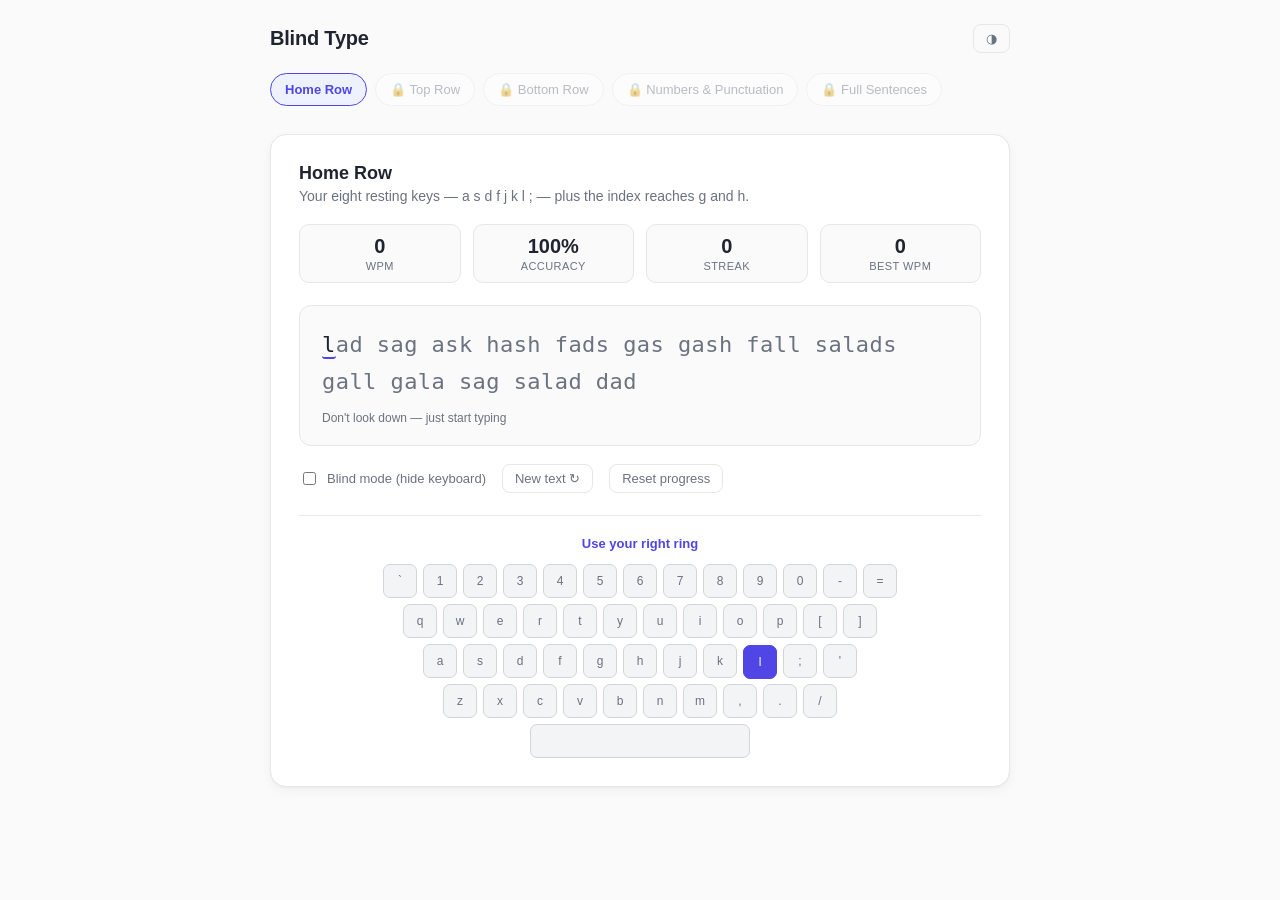
<file: apps/typing-trainer/index.html>
<!doctype html>
<html lang="en">
<head>
<meta charset="UTF-8" />
<meta name="viewport" content="width=device-width, initial-scale=1.0" />
<title>Blind Type — learn to type without looking down</title>
<link rel="stylesheet" href="style.css" />
</head>
<body>
  <div class="app">
    <header class="topbar">
      <h1>Blind Type</h1>
      <div class="topbar-actions">
        <button id="themeToggle" class="ghost-btn" title="Toggle theme">◑</button>
      </div>
    </header>

    <nav class="stages" id="stageNav" aria-label="Lessons"></nav>

    <main class="stage-panel">
      <div class="stage-info">
        <h2 id="stageTitle">Home Row</h2>
        <p id="stageBlurb">The eight keys your fingers rest on.</p>
      </div>

      <div class="stats-bar">
        <div class="stat"><span class="stat-value" id="statWpm">0</span><span class="stat-label">WPM</span></div>
        <div class="stat"><span class="stat-value" id="statAccuracy">100%</span><span class="stat-label">Accuracy</span></div>
        <div class="stat"><span class="stat-value" id="statStreak">0</span><span class="stat-label">Streak</span></div>
        <div class="stat"><span class="stat-value" id="statBest">0</span><span class="stat-label">Best WPM</span></div>
      </div>

      <div class="prompt-wrap" id="promptWrap" tabindex="0">
        <div class="prompt" id="prompt" aria-live="off"></div>
        <input id="typingInput" class="sr-input" type="text" autocomplete="off" autocorrect="off" autocapitalize="off" spellcheck="false" aria-label="Typing input" />
        <div class="prompt-hint" id="promptHint">Don't look down — just start typing</div>
      </div>

      <div class="controls">
        <label class="toggle">
          <input type="checkbox" id="blindToggle" />
          <span>Blind mode (hide keyboard)</span>
        </label>
        <button id="restartBtn" class="ghost-btn">New text ↻</button>
        <button id="resetBtn" class="ghost-btn danger">Reset progress</button>
      </div>

      <div class="keyboard-wrap" id="keyboardWrap">
        <div class="finger-hint" id="fingerHint">&nbsp;</div>
        <div class="keyboard" id="keyboard"></div>
      </div>
    </main>
  </div>

  <div class="toast" id="toast"></div>

  <script src="app.js"></script>
</body>
</html>
</file>
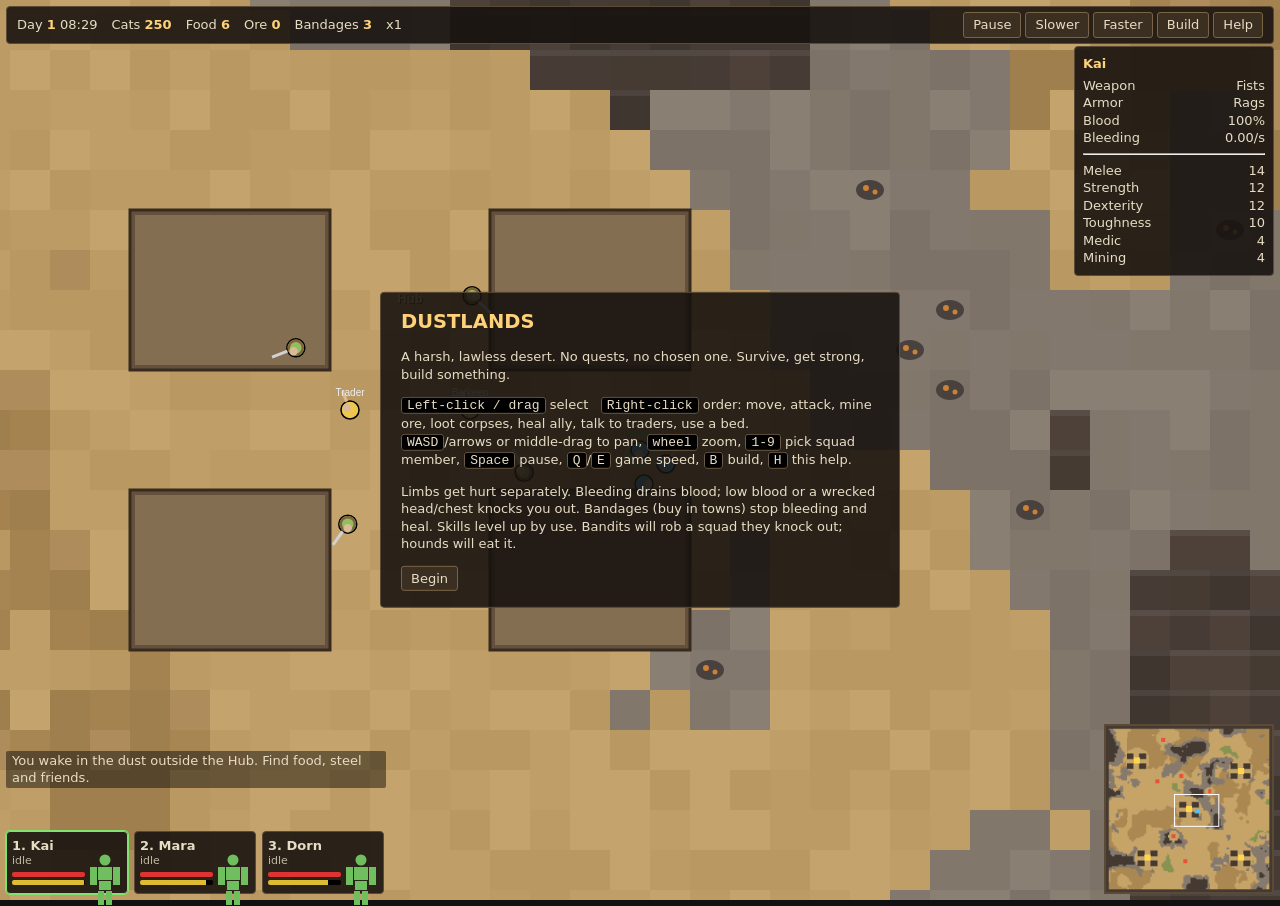
<file: examples/kenshi-like/index.html>
<!doctype html>
<html lang="en">
<head>
<meta charset="utf-8">
<meta name="viewport" content="width=device-width,initial-scale=1">
<title>Dustlands - a Kenshi-like sandbox</title>
<style>
*{box-sizing:border-box}
html,body{margin:0;height:100%;overflow:hidden;background:#111;color:#e8dcc4;font:13px/1.35 system-ui,sans-serif;user-select:none}
canvas#c{position:absolute;inset:0;width:100%;height:100%;display:block;cursor:crosshair}
.panel{background:rgba(22,18,14,.88);border:1px solid #5a4a36;border-radius:4px}
#top{position:absolute;top:6px;left:6px;right:6px;display:flex;gap:14px;padding:5px 10px;align-items:center;pointer-events:none}
#top b{color:#ffd27a}
#top .btns{margin-left:auto;pointer-events:auto;display:flex;gap:4px}
button{background:#3b2f22;color:#e8dcc4;border:1px solid #7a6446;border-radius:3px;padding:3px 9px;cursor:pointer;font:inherit}
button:hover{background:#56442f}button:disabled{opacity:.4;cursor:default}
#squad{position:absolute;left:6px;bottom:6px;display:flex;gap:6px}
.card{width:122px;padding:5px;cursor:pointer;position:relative}
.card.sel{border-color:#7fe36f;box-shadow:0 0 0 1px #7fe36f}
.card .nm{font-weight:600;white-space:nowrap;overflow:hidden;text-overflow:ellipsis}
.card .st{font-size:11px;opacity:.8}
.bar{width:66%;height:5px;background:#000;margin:3px 0;border-radius:2px;overflow:hidden}
.bar i{display:block;height:100%}
.card svg{position:absolute;right:4px;top:22px}
#info{position:absolute;top:46px;right:6px;width:200px;padding:8px;display:none}
#info h4{margin:0 0 4px;color:#ffd27a}
#info div{display:flex;justify-content:space-between}
#log{position:absolute;left:6px;bottom:112px;width:380px;pointer-events:none}
#log div{padding:1px 6px;margin-top:1px;background:rgba(0,0,0,.45);border-radius:2px;transition:opacity 1s}
#mini{position:absolute;right:6px;bottom:6px;width:170px;height:170px;border:2px solid #5a4a36;background:#000;image-rendering:pixelated}
#build{position:absolute;left:50%;transform:translateX(-50%);bottom:6px;padding:6px;display:none;gap:6px}
#modal{position:absolute;inset:0;display:none;align-items:center;justify-content:center;background:rgba(0,0,0,.45)}
#modal .box{min-width:340px;max-width:460px;padding:14px}
#modal h3{margin:0 0 8px;color:#ffd27a}
#modal .row{display:flex;justify-content:space-between;align-items:center;gap:10px;margin:4px 0}
#help{position:absolute;left:50%;top:50%;transform:translate(-50%,-50%);padding:16px 20px;max-width:520px}
#help h2{margin:0 0 6px;color:#ffd27a}#help kbd{background:#000;border:1px solid #6a5a46;border-radius:3px;padding:0 5px}
#over{position:absolute;inset:0;display:none;align-items:center;justify-content:center;background:rgba(40,0,0,.7);font-size:22px;text-align:center}
</style>
</head>
<body>
<canvas id="c"></canvas>
<div id="top" class="panel"></div>
<div id="info" class="panel"></div>
<div id="log"></div>
<div id="squad"></div>
<canvas id="mini" width="170" height="170"></canvas>
<div id="build" class="panel"></div>
<div id="modal"><div class="box panel"></div></div>
<div id="over"><div>Your squad has perished in the Dustlands.<br><br><button onclick="location.reload()">Start a new life</button></div></div>
<div id="help" class="panel">
<h2>DUSTLANDS</h2>
<p>A harsh, lawless desert. No quests, no chosen one. Survive, get strong, build something.</p>
<p><kbd>Left-click / drag</kbd> select &nbsp; <kbd>Right-click</kbd> order: move, attack, mine ore, loot corpses, heal ally, talk to traders, use a bed.<br>
<kbd>WASD</kbd>/arrows or middle-drag to pan, <kbd>wheel</kbd> zoom, <kbd>1-9</kbd> pick squad member, <kbd>Space</kbd> pause, <kbd>Q</kbd>/<kbd>E</kbd> game speed, <kbd>B</kbd> build, <kbd>H</kbd> this help.</p>
<p>Limbs get hurt separately. Bleeding drains blood; low blood or a wrecked head/chest knocks you out. Bandages (buy in towns) stop bleeding and heal. Skills level up by use. Bandits will rob a squad they knock out; hounds will eat it.</p>
<button onclick="document.getElementById('help').style.display='none'">Begin</button>
</div>
<script>
'use strict';
// ───────────────────────── constants & helpers ─────────────────────────
const T = 40, MW = 120, MH = 120, WW = MW * T, WH = MH * T, DAY = 360;
const SEED = +(new URLSearchParams(location.search).get('seed')) || Math.floor(Math.random() * 1e6);
const R = Math.random, clamp = (v, a, b) => v < a ? a : v > b ? b : v, dist = (a, b) => Math.hypot(a.x - b.x, a.y - b.y);
const ri = (a, b) => a + Math.floor(R() * (b - a + 1)), pick = a => a[Math.floor(R() * a.length)];
let ws = SEED; const rnd = () => { ws |= 0; ws = ws + 0x6D2B79F5 | 0; let t = Math.imul(ws ^ ws >>> 15, 1 | ws); t = t + Math.imul(t ^ t >>> 7, 61 | t) ^ t; return ((t ^ t >>> 14) >>> 0) / 4294967296; };
const hash = (x, y) => { const h = Math.sin(x * 127.1 + y * 311.7 + SEED * .013) * 43758.5453; return h - Math.floor(h); };
const vn = (x, y) => { const ix = Math.floor(x), iy = Math.floor(y), fx = x - ix, fy = y - iy, sx = fx * fx * (3 - 2 * fx), sy = fy * fy * (3 - 2 * fy);
  const a = hash(ix, iy), b = hash(ix + 1, iy), c = hash(ix, iy + 1), d = hash(ix + 1, iy + 1); return (a + (b - a) * sx) * (1 - sy) + (c + (d - c) * sx) * sy; };
const fbm = (x, y) => { let v = 0, a = .5, f = 1; for (let i = 0; i < 4; i++) { v += a * vn(x * f, y * f); f *= 2; a *= .5; } return v; };

const PARTS = ['head', 'chest', 'stomach', 'lArm', 'rArm', 'lLeg', 'rLeg'];
const PMAX = { head: 60, chest: 100, stomach: 80, lArm: 70, rArm: 70, lLeg: 70, rLeg: 70 };
const PW = { head: 10, chest: 26, stomach: 16, lArm: 12, rArm: 12, lLeg: 12, rLeg: 12 };
const WEAP = {
  fists:  { n: 'Fists', dmg: [4, 8], rng: 20, cd: .9, cost: 0 },
  fangs:  { n: 'Fangs', dmg: [7, 13], rng: 20, cd: .8, cost: 0 },
  club:   { n: 'Club', dmg: [8, 14], rng: 26, cd: 1.1, cost: 45 },
  rust:   { n: 'Rusty Blade', dmg: [11, 19], rng: 30, cd: 1.1, cost: 120 },
  katana: { n: 'Katana', dmg: [19, 30], rng: 36, cd: 1.0, cost: 520 }
};
const ARM = { none: { n: 'Rags', v: 0, cost: 0 }, wrap: { n: 'Cloth Wraps', v: .12, cost: 60 }, leather: { n: 'Leather Coat', v: .27, cost: 220 }, plate: { n: 'Plate Armor', v: .45, cost: 800 } };
const FAC = { player: '#4fc3f7', guard: '#9ccc65', bandit: '#e5533d', beast: '#a1887f', npc: '#ffd54f' };
const NAMES = ['Kai', 'Mara', 'Dorn', 'Vex', 'Sable', 'Rook', 'Tamsin', 'Hale', 'Ione', 'Brask', 'Quill', 'Orrin', 'Nessa', 'Jory', 'Wren', 'Cade', 'Lysa', 'Thane', 'Pike', 'Edda'];
const SKN = { melee: 'Melee', str: 'Strength', dex: 'Dexterity', tough: 'Toughness', medic: 'Medic', mine: 'Mining' };

// ───────────────────────── world ─────────────────────────
const type = new Uint8Array(MW * MH), vari = new Uint8Array(MW * MH);
// 0 sand 1 dust 2 rock 3 scrub 4 cliff(solid) 5 building(solid) 6 wall(solid)
const PAL = [['#cdaa6c', '#c6a367', '#d2b072', '#c9a669'], ['#b48f58', '#ab8852', '#bb965f', '#b18c55'], ['#8c8174', '#857a6d', '#938878', '#8a7f71'], ['#8f9a58', '#889352', '#98a35f', '#8d985b'], ['#4b4037', '#443a31', '#52463c', '#4a3f35']];
const solidT = (tx, ty) => tx < 0 || ty < 0 || tx >= MW || ty >= MH || type[ty * MW + tx] >= 4;
const blocked = (x, y, r) => solidT(Math.floor((x - r) / T), Math.floor((y - r) / T)) || solidT(Math.floor((x + r) / T), Math.floor((y - r) / T)) || solidT(Math.floor((x - r) / T), Math.floor((y + r) / T)) || solidT(Math.floor((x + r) / T), Math.floor((y + r) / T));
const G = { t: DAY * .35, speed: 1, paused: false, cats: 250, inv: { food: 6, ore: 0, bandage: 3 }, units: [], sel: [], towns: [], camps: [], ore: [], beds: [], fx: [], build: null, over: false };

function genWorld() {
  for (let y = 0; y < MH; y++) for (let x = 0; x < MW; x++) {
    const h = fbm(x / 16, y / 16), m = fbm(x / 22 + 90, y / 22 + 40); let t = 0;
    if (x < 2 || y < 2 || x >= MW - 2 || y >= MH - 2 || h > .66) t = 4; else if (h > .57) t = 2; else if (m > .6 && h < .5) t = 3; else if (m < .38) t = 1;
    type[y * MW + x] = t; vari[y * MW + x] = Math.floor(rnd() * 4);
  }
}
function carve(px, py, rad) { // flatten an area so camps/towns are reachable
  for (let y = 0; y < MH; y++) for (let x = 0; x < MW; x++) if (Math.hypot(x * T + T / 2 - px, y * T + T / 2 - py) < rad && x > 1 && y > 1 && x < MW - 2 && y < MH - 2) type[y * MW + x] = 0;
}
function mkBuilding(tx, ty, w, h) { for (let y = ty; y < ty + h; y++) for (let x = tx; x < tx + w; x++) type[y * MW + x] = 5; return { x: tx * T, y: ty * T, w: w * T, h: h * T }; }

// ───────────────────────── units ─────────────────────────
let uid = 0;
function mkUnit(o) {
  const u = Object.assign({ id: ++uid, x: 0, y: 0, r: 9, name: pick(NAMES), fac: 'npc', state: 'ok', blood: 100, hunger: R() * 60, koT: 0, cd: 0, face: R() * 6.28, swing: 0, weapon: 'fists', armor: 'none',
    order: null, path: null, pk: '', rp: 0, work: 0, think: R(), idle: R() * 3, home: null, leash: 700, sight: 280, inv: { cats: 0, food: 0, bandage: 0 }, loot: null, robbedT: 0, resting: false, xp: {} }, o);
  u.hp = {}; u.bl = {}; PARTS.forEach(p => { u.hp[p] = PMAX[p]; u.bl[p] = 0; });
  u.sk = Object.assign({ melee: 8, str: 8, dex: 8, tough: 8, medic: 5, mine: 5 }, o.sk || {});
  u.home = u.home || { x: u.x, y: u.y }; G.units.push(u); return u;
}
const alive = u => u.state !== 'dead';
const bleedOf = u => PARTS.reduce((s, p) => s + u.bl[p], 0);
const hostile = (a, b) => { const f = a.fac, g = b.fac; if (f === g || f === 'npc' || g === 'npc') return false; if (f === 'beast' || g === 'beast') return true; return f === 'bandit' || g === 'bandit'; };
function say(txt, col) { const d = document.createElement('div'); d.textContent = txt; if (col) d.style.color = col; const l = document.getElementById('log'); l.appendChild(d); while (l.children.length > 7) l.firstChild.remove(); setTimeout(() => d.style.opacity = 0, 6000); setTimeout(() => d.remove(), 7200); }
const fx = (x, y, txt, col) => G.fx.push({ x, y, txt, col: col || '#fff', t: 1.1 });
function gain(u, k, a) { if (u.fac !== 'player') return; u.xp[k] = (u.xp[k] || 0) + a; if (u.xp[k] >= u.sk[k] * 1.6 + 8 && u.sk[k] < 100) { u.xp[k] = 0; u.sk[k]++; fx(u.x, u.y - 22, SKN[k] + ' ' + u.sk[k], '#ffd27a'); } }
const squad = () => G.units.filter(u => u.fac === 'player' && alive(u));
const speedOf = u => { let v = 60 + u.sk.dex * .55 + (u.sk.str > 30 ? 4 : 0); const l = (u.hp.lLeg <= 0) + (u.hp.rLeg <= 0); if (l === 1) v *= .45; else if (l === 2) v *= .15; if (u.hunger > 250) v *= .8; return v; };
const canFight = u => !(u.hp.lArm <= 0 && u.hp.rArm <= 0);
function spawnPlayer(x, y, o) { const u = mkUnit(Object.assign({ x, y, fac: 'player', sk: { melee: ri(6, 14), str: ri(6, 14), dex: ri(6, 14), tough: ri(5, 12), medic: ri(3, 9), mine: ri(3, 9) } }, o)); return u; }

// ───────────────────────── pathfinding ─────────────────────────
function clear(x1, y1, x2, y2) { const d = Math.hypot(x2 - x1, y2 - y1), n = Math.ceil(d / 12); for (let i = 1; i <= n; i++) { const k = i / n; if (blocked(x1 + (x2 - x1) * k, y1 + (y2 - y1) * k, 7)) return false; } return true; }
function findPath(sx, sy, ex, ey) {
  let s = [clamp(Math.floor(sx / T), 0, MW - 1), clamp(Math.floor(sy / T), 0, MH - 1)], e = [clamp(Math.floor(ex / T), 0, MW - 1), clamp(Math.floor(ey / T), 0, MH - 1)];
  if (solidT(e[0], e[1])) { let best = null, bd = 1e9; for (let r = 1; r < 6 && !best; r++) for (let dy = -r; dy <= r; dy++) for (let dx = -r; dx <= r; dx++) if (!solidT(e[0] + dx, e[1] + dy)) { const d = dx * dx + dy * dy; if (d < bd) { bd = d; best = [e[0] + dx, e[1] + dy]; } } if (!best) return null; e = best; }
  const N = MW * MH, g = new Float32Array(N).fill(1e9), par = new Int32Array(N).fill(-1), closed = new Uint8Array(N), heap = [];
  const hf = (x, y) => { const dx = Math.abs(x - e[0]), dy = Math.abs(y - e[1]); return (dx + dy) + (1.414 - 2) * Math.min(dx, dy); };
  const push = (f, i) => { heap.push([f, i]); let k = heap.length - 1; while (k > 0) { const p = (k - 1) >> 1; if (heap[p][0] <= heap[k][0]) break; [heap[p], heap[k]] = [heap[k], heap[p]]; k = p; } };
  const pop = () => { const top = heap[0], last = heap.pop(); if (heap.length) { heap[0] = last; let k = 0; for (;;) { let l = 2 * k + 1, r = l + 1, m = k; if (l < heap.length && heap[l][0] < heap[m][0]) m = l; if (r < heap.length && heap[r][0] < heap[m][0]) m = r; if (m === k) break; [heap[m], heap[k]] = [heap[k], heap[m]]; k = m; } } return top; };
  const si = s[1] * MW + s[0], ei = e[1] * MW + e[0]; g[si] = 0; push(hf(s[0], s[1]), si); let it = 0, found = false;
  while (heap.length && it++ < 5000) {
    const [, i] = pop(); if (closed[i]) continue; closed[i] = 1; if (i === ei) { found = true; break; }
    const x = i % MW, y = (i / MW) | 0;
    for (let dy = -1; dy <= 1; dy++) for (let dx = -1; dx <= 1; dx++) {
      if (!dx && !dy) continue; const nx = x + dx, ny = y + dy; if (solidT(nx, ny)) continue; if (dx && dy && (solidT(x + dx, y) || solidT(x, y + dy))) continue;
      const ni = ny * MW + nx, ng = g[i] + (dx && dy ? 1.414 : 1); if (ng < g[ni]) { g[ni] = ng; par[ni] = i; push(ng + hf(nx, ny), ni); }
    }
  }
  if (!found) return null;
  let pts = [], i = ei; while (i !== si && i !== -1) { pts.push({ x: (i % MW) * T + T / 2, y: ((i / MW) | 0) * T + T / 2 }); i = par[i]; } pts.reverse();
  pts.push({ x: ex, y: ey }); if (solidT(Math.floor(ex / T), Math.floor(ey / T))) pts.pop();
  const out = []; let cur = { x: sx, y: sy }, k = 0; // string pulling
  while (k < pts.length) { let j = k; while (j + 1 < pts.length && clear(cur.x, cur.y, pts[j + 1].x, pts[j + 1].y)) j++; out.push(pts[j]); cur = pts[j]; k = j + 1; }
  return out;
}
function goto(u, x, y, dt, arr) {
  const d = Math.hypot(x - u.x, y - u.y); if (d <= arr) return true;
  let tx = x, ty = y; u.rp -= dt;
  if (clear(u.x, u.y, x, y)) u.path = null;
  else { const key = (x >> 5) + ',' + (y >> 5); if (!u.path || u.pk !== key || u.rp <= 0) { u.path = findPath(u.x, u.y, x, y); u.pk = key; u.rp = 1 + R() * .5; }
    if (u.path) { while (u.path.length > 1 && Math.hypot(u.path[0].x - u.x, u.path[0].y - u.y) < 10) u.path.shift(); if (u.path.length) { tx = u.path[0].x; ty = u.path[0].y; } } }
  const dd = Math.hypot(tx - u.x, ty - u.y) || 1, step = Math.min(speedOf(u) * dt, dd), dx = (tx - u.x) / dd * step, dy = (ty - u.y) / dd * step;
  u.face = Math.atan2(ty - u.y, tx - u.x);
  if (!blocked(u.x + dx, u.y, 6)) u.x += dx; if (!blocked(u.x, u.y + dy, 6)) u.y += dy;
  return false;
}

// ───────────────────────── combat ─────────────────────────
function hit(a, b) {
  const w = WEAP[a.weapon]; a.cd = w.cd * (1.35 - a.sk.dex / 200); a.swing = .22; a.face = Math.atan2(b.y - a.y, b.x - a.x);
  let acc = clamp(.62 + (a.sk.melee - b.sk.dex * .6) / 150, .2, .95); if (b.state !== 'ok') acc = 1;
  if (R() > acc) { fx(b.x, b.y - 14, 'miss', '#bbb'); gain(b, 'dex', .6); return; }
  let d = (w.dmg[0] + R() * (w.dmg[1] - w.dmg[0])) * (.6 + a.sk.str / 60) * (.7 + a.sk.melee / 150);
  d *= (1 - ARM[b.armor].v) * (1 - Math.min(.4, b.sk.tough / 250));
  let roll = R() * 100, p = 'chest'; for (const k of PARTS) { roll -= PW[k]; if (roll <= 0) { p = k; break; } }
  b.hp[p] = Math.max(b.hp[p] - d, p === 'head' || p === 'chest' ? -PMAX[p] * 1.2 : -PMAX[p]); b.bl[p] += d * .05;
  fx(b.x, b.y - 14, Math.round(d), '#ff8a65'); gain(a, 'melee', 1.3); gain(a, 'str', .4); gain(b, 'tough', .9);
  if (b.state === 'ok' && (!b.order || b.order.t !== 'attack') && b.fac !== 'player') b.order = { t: 'attack', tg: a };
  if (b.fac === 'player' && b.state === 'ok' && !b.order) b.order = { t: 'attack', tg: a, auto: true };
}
function die(u) {
  if (u.state === 'dead') return; u.state = 'dead'; u.order = null; u.resting = false; G.sel = G.sel.filter(s => s !== u);
  if (u.fac === 'beast') u.inv.food += 2; if (u.fac === 'bandit') { u.inv.cats += ri(15, 70); if (R() < .35) u.inv.food += 1; if (R() < .25) u.inv.bandage += 1; }
  if (u.fac === 'player') say(u.name + ' has died.', '#ff6b6b'); else if (u.fac !== 'npc') say(u.name + ' (' + u.fac + ') killed.', '#bbb');
}
function updUnit(u, dt) {
  if (u.state === 'dead') return;
  u.cd -= dt; u.swing -= dt; const bl = bleedOf(u);
  for (const p of PARTS) u.bl[p] = Math.max(0, u.bl[p] - .015 * dt * (1 + u.sk.tough / 120));
  u.blood -= bl * dt;
  if (u.fac === 'player') { u.hunger += dt * .45; if (u.hunger >= 300) u.hp.chest -= 1.2 * dt; }
  if (u.blood <= 0 || u.hp.head <= -PMAX.head || u.hp.chest <= -PMAX.chest) return die(u);
  const fed = u.fac !== 'player' || u.hunger < 200, rest = u.resting ? 6 : 1;
  if (fed) { for (const p of PARTS) if (u.hp[p] < PMAX[p]) u.hp[p] = Math.min(PMAX[p], u.hp[p] + .22 * dt * rest * (1 + u.sk.tough / 150)); if (bl < .05) u.blood = Math.min(100, u.blood + .25 * dt * rest); }
  if (u.state === 'ok' && (u.blood < 32 || u.hp.head <= 0 || u.hp.chest <= 0)) { u.state = 'ko'; u.koT = 8; u.order = null; u.resting = false; if (u.fac === 'player') say(u.name + ' is unconscious!', '#ff9f43'); return; }
  if (u.state === 'ko') { u.koT -= dt; if (u.koT <= 0 && u.blood >= 45 && u.hp.head > 0 && u.hp.chest > 0) { u.state = 'ok'; if (u.fac === 'player') say(u.name + ' wakes up.', '#9ccc65'); } return; }
  if (u.fac === 'player') { // eat
    if (u.hunger >= 100 && G.inv.food > 0) { G.inv.food--; u.hunger = Math.max(0, u.hunger - 110); fx(u.x, u.y - 14, 'nom', '#a5d6a7'); }
  }
  u.think -= dt; if (u.fac !== 'player' && u.think <= 0) { u.think = .35 + R() * .2; aiThink(u); }
  if (u.fac === 'player' && !u.order) { if (u.think <= 0) { u.think = .4; autoPlayer(u); } }
  runOrder(u, dt);
}
function needsCare(t) { return bleedOf(t) > .03 || PARTS.some(p => t.hp[p] < PMAX[p] * .55) || (t.state === 'ko' && t.blood < 60); }
function autoPlayer(u) {
  let best = null, bd = 220; for (const e of G.units) if (e.state === 'ok' && hostile(u, e) && canFight(u)) { const d = dist(u, e); if (d < bd) { bd = d; best = e; } }
  if (best) { u.order = { t: 'attack', tg: best, auto: true }; return; }
  if (G.inv.bandage > 0) for (const m of squad()) if (m !== u && dist(u, m) < 260 && needsCare(m)) { u.order = { t: 'heal', tg: m, auto: true }; return; }
}
function aiThink(u) {
  const o = u.order;
  if (o && (o.t === 'attack' || o.t === 'rob')) { const t = o.tg; if (!alive(t) || (o.t === 'attack' && t.state !== 'ok' && !(u.fac === 'beast')) || dist(u, t) > u.sight * 2 || dist(u, u.home) > u.leash * 1.5) u.order = null; else return; }
  let best = null, bd = u.sight;
  for (const e of G.units) { if (e === u || !alive(e) || !hostile(u, e)) continue; const d = dist(u, e); if (d >= bd) continue;
    if (e.state === 'ok' || (e.state === 'ko' && (u.fac === 'beast' || (u.fac === 'bandit' && e.fac === 'player' && e.robbedT < G.t)))) { best = e; bd = d; } }
  if (best && dist(u, u.home) < u.leash && canFight(u)) { u.order = { t: best.state === 'ko' && u.fac === 'bandit' ? 'rob' : 'attack', tg: best }; return; }
  if (!u.order) { if (dist(u, u.home) > u.leash * .7) u.order = { t: 'move', x: u.home.x + R() * 80 - 40, y: u.home.y + R() * 80 - 40 };
    else if ((u.idle -= .4) <= 0) { u.idle = 3 + R() * 6; if (!u.guardPost) { const a = R() * 6.28, r = R() * (u.roam || 110); u.order = { t: 'move', x: u.home.x + Math.cos(a) * r, y: u.home.y + Math.sin(a) * r }; } } }
}
function runOrder(u, dt) {
  const o = u.order; if (u.resting && (!o || o.t !== 'rest')) u.resting = false; if (!o) return;
  if (o.t === 'move') { if (goto(u, o.x, o.y, dt, 6)) u.order = null; }
  else if (o.t === 'attack') {
    const t = o.tg; if (!alive(t) || (o.auto && t.state !== 'ok') || !canFight(u)) { u.order = null; return; }
    const w = WEAP[u.weapon], d = dist(u, t);
    if (d <= w.rng + t.r) { u.face = Math.atan2(t.y - u.y, t.x - u.x); if (u.cd <= 0) hit(u, t); } else goto(u, t.x, t.y, dt, w.rng * .7);
  }
  else if (o.t === 'rob') { const t = o.tg; if (!alive(t)) { u.order = null; return; } if (goto(u, t.x, t.y, dt, 18)) {
      const amt = Math.floor(G.cats * .4) + 5; G.cats = Math.max(0, G.cats - amt); const f = Math.floor(G.inv.food / 2); G.inv.food -= f; t.robbedT = G.t + 120;
      say(u.name + ' robbed your squad of ' + amt + ' cats' + (f ? ' and ' + f + ' food' : '') + '!', '#ff6b6b'); u.order = null; u.home = { x: u.x, y: u.y }; } }
  else if (o.t === 'mine') { const n = o.node; if (n.ore <= 0) { u.order = null; return; }
    if (goto(u, n.x, n.y, dt, 24)) { u.work += dt * (.3 + u.sk.mine / 70); if (u.work >= 1) { u.work = 0; n.ore--; G.inv.ore++; fx(u.x, u.y - 14, '+ore', '#ffb74d'); gain(u, 'mine', 1.5); gain(u, 'str', .3); } } }
  else if (o.t === 'loot') { const t = o.tg; if (goto(u, t.x, t.y, dt, 22)) { const l = t.inv; let s = []; if (l.cats) { G.cats += l.cats; s.push(l.cats + ' cats'); } if (l.food) { G.inv.food += l.food; s.push(l.food + ' food'); } if (l.bandage) { G.inv.bandage += l.bandage; s.push(l.bandage + ' bandage'); }
      if (t.weapon !== 'fists' && WEAP[t.weapon].cost > WEAP[u.weapon].cost) { u.weapon = t.weapon; s.push(WEAP[t.weapon].n); t.weapon = 'fists'; }
      t.inv = { cats: 0, food: 0, bandage: 0 }; say(u.name + ' looted ' + (s.join(', ') || 'nothing') + '.'); u.order = null; } }
  else if (o.t === 'heal') { const t = o.tg; if (!alive(t)) { u.order = null; return; }
    if (goto(u, t.x, t.y, dt, 20)) { if (!needsCare(t) && bleedOf(t) < .01 && PARTS.every(p => t.hp[p] >= PMAX[p] - 1)) { u.order = null; return; }
      if (G.inv.bandage <= 0) { say('Out of bandages!', '#ff9f43'); u.order = null; return; }
      u.work += dt; if (u.work >= 1.5) { u.work = 0; if (bleedOf(t) > .01 || PARTS.some(p => t.hp[p] < PMAX[p] * .9)) { G.inv.bandage--; PARTS.forEach(p => t.bl[p] = 0); } }
      const h = (4 + u.sk.medic * .25) * dt; PARTS.forEach(p => { if (t.hp[p] < PMAX[p]) t.hp[p] = Math.min(PMAX[p], t.hp[p] + h); }); t.blood = Math.min(100, t.blood + 1.5 * dt); gain(u, 'medic', dt * .9); } }
  else if (o.t === 'rest') { if (goto(u, o.bed.x, o.bed.y, dt, 8)) { u.resting = true; if (PARTS.every(p => u.hp[p] >= PMAX[p] - 1) && u.blood >= 99) { u.resting = false; u.order = null; } } }
  else if (o.t === 'talk') { const t = o.tg; if (goto(u, t.x, t.y, dt, 42)) { u.order = null; openNpc(t, u); } }
}
function separate() {
  const a = G.units; for (let i = 0; i < a.length; i++) { const u = a[i]; if (u.state !== 'ok') continue;
    for (let j = i + 1; j < a.length; j++) { const v = a[j]; if (v.state !== 'ok') continue; const dx = v.x - u.x, dy = v.y - u.y, d = Math.hypot(dx, dy), m = u.r + v.r - 3;
      if (d < m && d > .01) { const p = (m - d) * .3, nx = dx / d * p, ny = dy / d * p; if (!blocked(u.x - nx, u.y - ny, 6)) { u.x -= nx; u.y -= ny; } if (!blocked(v.x + nx, v.y + ny, 6)) { v.x += nx; v.y += ny; } } } }
}

// ───────────────────────── populate ─────────────────────────
function mkRecruit() { const sk = { melee: ri(5, 28), str: ri(5, 25), dex: ri(5, 25), tough: ri(5, 25), medic: ri(2, 22), mine: ri(2, 22) }; return { name: pick(NAMES), sk, cost: 90 + Object.values(sk).reduce((a, b) => a + b, 0) * 3 }; }
function populate() {
  const spots = [[2400, 2400, 'Hub'], [900, 1000, 'Dustwatch'], [3900, 1300, 'Stonegate'], [1200, 3800, 'Saltmarket'], [3900, 3800, 'Ashfall']];
  spots.forEach(([x, y, name]) => { carve(x, y, 360); const tx = Math.floor(x / T), ty = Math.floor(y / T); const bs = [mkBuilding(tx - 7, ty - 5, 5, 4), mkBuilding(tx + 2, ty - 5, 5, 4), mkBuilding(tx - 7, ty + 2, 5, 4), mkBuilding(tx + 2, ty + 2, 5, 4)];
    const town = { name, x, y, bs, recruits: [mkRecruit(), mkRecruit(), mkRecruit()] }; G.towns.push(town);
    const tr = mkUnit({ x: x - 60, y: y, fac: 'npc', name: 'Trader', role: 'trader', town, guardPost: 1, roam: 0 }); const ba = mkUnit({ x: x + 60, y: y, fac: 'npc', name: 'Barkeep', role: 'recruit', town, guardPost: 1, roam: 0 });
    for (let i = 0; i < 4; i++) { const a = i * 1.57 + .5; mkUnit({ x: x + Math.cos(a) * 130, y: y + Math.sin(a) * 130, fac: 'guard', name: 'Guard', weapon: 'rust', armor: 'leather', sk: { melee: 30, str: 25, dex: 25, tough: 25 }, leash: 420, sight: 340, roam: 130 }); } });
  const far = (x, y, m) => spots.every(s => Math.hypot(s[0] - x, s[1] - y) > m);
  let n = 0; while (n < 6) { const x = ri(300, WW - 300), y = ri(300, WH - 300); if (!far(x, y, 700) || G.camps.some(c => Math.hypot(c.x - x, c.y - y) < 600)) continue; n++; carve(x, y, 150); G.camps.push({ x, y });
    const cnt = ri(4, 7); for (let i = 0; i < cnt; i++) mkUnit({ x: x + R() * 120 - 60, y: y + R() * 120 - 60, fac: 'bandit', name: 'Bandit', weapon: pick(['fists', 'club', 'club', 'rust']), armor: pick(['none', 'none', 'wrap']), sk: { melee: ri(8, 24), str: ri(8, 20), dex: ri(8, 20), tough: ri(6, 18) }, leash: 520, sight: 300, roam: 90 }); }
  n = 0; while (n < 9) { const x = ri(200, WW - 200), y = ri(200, WH - 200); if (!far(x, y, 650) || solidT(Math.floor(x / T), Math.floor(y / T))) continue; n++; carve(x, y, 60);
    for (let i = 0; i < ri(2, 4); i++) mkUnit({ x: x + R() * 80 - 40, y: y + R() * 80 - 40, fac: 'beast', name: 'Sand Hound', r: 10, weapon: 'fangs', sk: { melee: ri(10, 22), str: ri(10, 18), dex: ri(14, 26), tough: ri(6, 14) }, leash: 600, sight: 260, roam: 160 }); }
  n = 0; while (n < 70) { const tx = ri(3, MW - 4), ty = ri(3, MH - 4); const t = type[ty * MW + tx]; if (t !== 2 && !(t === 1 && R() < .08)) continue; n++; G.ore.push({ x: tx * T + T / 2, y: ty * T + T / 2, ore: ri(6, 14) }); }
  const s = [spots[0][0] + 230, spots[0][1] + 40]; carve(s[0], s[1], 80);
  spawnPlayer(s[0], s[1], { name: 'Kai', sk: { melee: 14, str: 12, dex: 12, tough: 10, medic: 4, mine: 4 } }); spawnPlayer(s[0] + 26, s[1] + 14, { name: 'Mara', sk: { melee: 8, str: 8, dex: 12, tough: 8, medic: 16, mine: 6 } }); spawnPlayer(s[0] + 4, s[1] + 34, { name: 'Dorn', sk: { melee: 10, str: 14, dex: 8, tough: 14, medic: 3, mine: 14 } });
  G.sel = [squad()[0]]; cam.x = s[0] - innerWidth / 2; cam.y = s[1] - innerHeight / 2;
}

// ───────────────────────── UI ─────────────────────────
const cv = document.getElementById('c'), ctx = cv.getContext('2d'), mini = document.getElementById('mini'), mctx = mini.getContext('2d');
const cam = { x: 0, y: 0, z: 1 }; let mouse = { x: 0, y: 0, wx: 0, wy: 0 }, drag = null, mdrag = null; const keys = {};
const $ = id => document.getElementById(id);
function el(tag, txt, fn) { const e = document.createElement(tag); if (txt != null) e.textContent = txt; if (fn) e.onclick = fn; return e; }
function modal(title, rows) { const m = $('modal'), b = m.firstElementChild; b.innerHTML = ''; b.appendChild(el('h3', title)); rows.forEach(r => b.appendChild(r)); const c = el('button', 'Close', () => m.style.display = 'none'); c.style.marginTop = '8px'; b.appendChild(c); m.style.display = 'flex'; }
function row(label, btns) { const r = el('div'); r.className = 'row'; r.appendChild(el('span', label)); const d = el('span'); btns.forEach(b => d.appendChild(b)); r.appendChild(d); return r; }
function openNpc(npc, u) {
  if (npc.role === 'recruit') { const t = npc.town, draw = () => modal(t.name + ' Bar - drifters for hire (' + Math.floor(G.cats) + ' cats)', t.recruits.map((r, i) => row(r.name + '  M' + r.sk.melee + ' S' + r.sk.str + ' D' + r.sk.dex + ' T' + r.sk.tough + ' Med' + r.sk.medic + ' Mn' + r.sk.mine, [el('button', 'Hire ' + r.cost, () => { if (G.cats < r.cost) return say('Not enough cats.', '#ff9f43'); G.cats -= r.cost; spawnPlayer(u.x + 20, u.y + 20, { name: r.name, sk: r.sk }); t.recruits[i] = mkRecruit(); say(r.name + ' joins your squad.', '#7fe36f'); draw(); })]))); draw(); return; }
  const draw = () => { const rows = [];
    const buy = (lab, cost, fn) => rows.push(row(lab, [el('button', 'Buy ' + cost, () => { if (G.cats < cost) return say('Not enough cats.', '#ff9f43'); G.cats -= cost; fn(); draw(); })]));
    rows.push(row('Cats: ' + Math.floor(G.cats) + '  Ore: ' + G.inv.ore, [el('button', 'Sell all ore (22 ea)', () => { G.cats += G.inv.ore * 22; G.inv.ore = 0; draw(); })]));
    buy('Food ration', 12, () => G.inv.food++); buy('Bandage', 30, () => G.inv.bandage++);
    ['club', 'rust', 'katana'].forEach(k => buy(WEAP[k].n + ' (' + WEAP[k].dmg.join('-') + ') -> ' + u.name, WEAP[k].cost, () => u.weapon = k));
    ['wrap', 'leather', 'plate'].forEach(k => buy(ARM[k].n + ' (-' + Math.round(ARM[k].v * 100) + '% dmg) -> ' + u.name, ARM[k].cost, () => u.armor = k));
    modal(npc.town.name + ' Trader', rows); }; draw();
}
function buildBar() { const b = $('build'); b.innerHTML = ''; b.style.display = 'flex'; b.appendChild(el('span', 'BUILD (right-click cancels):')); [['wall', 'Wall - 4 ore'], ['bed', 'Bed - 10 ore']].forEach(([k, l]) => { const x = el('button', l, () => { G.build = k; }); b.appendChild(x); }); b.appendChild(el('button', 'Done', () => { G.build = null; b.style.display = 'none'; })); }
function bodySvg(u) { const c = p => { const r = u.hp[p] / PMAX[p]; return r > .66 ? '#6fbf5f' : r > .33 ? '#e0c040' : r > 0 ? '#e07a30' : '#c0302a'; };
  return `<svg width="36" height="52" viewBox="0 0 36 52"><circle cx="18" cy="6" r="5.5" fill="${c('head')}"/><rect x="11" y="13" width="14" height="13" fill="${c('chest')}"/><rect x="12" y="27" width="12" height="9" fill="${c('stomach')}"/><rect x="3" y="13" width="7" height="18" fill="${c('lArm')}"/><rect x="26" y="13" width="7" height="18" fill="${c('rArm')}"/><rect x="11" y="37" width="6" height="14" fill="${c('lLeg')}"/><rect x="19" y="37" width="6" height="14" fill="${c('rLeg')}"/></svg>`; }
let hudT = 0;
function hud() {
  const ph = (G.t / DAY) % 1, hr = Math.floor(ph * 24), mn = Math.floor((ph * 24 % 1) * 60), day = Math.floor(G.t / DAY) + 1;
  const bs = squad().filter(u => u.state === 'ok').length;
  $('top').innerHTML = `<span>Day <b>${day}</b> ${String(hr).padStart(2, '0')}:${String(mn).padStart(2, '0')}</span><span>Cats <b>${Math.floor(G.cats)}</b></span><span>Food <b>${G.inv.food}</b></span><span>Ore <b>${G.inv.ore}</b></span><span>Bandages <b>${G.inv.bandage}</b></span><span>${G.paused ? '<b>PAUSED</b>' : 'x' + G.speed}</span><span class="btns"><button onclick="G.paused=!G.paused">Pause</button><button onclick="G.speed=Math.max(1,G.speed/2)">Slower</button><button onclick="G.speed=Math.min(4,G.speed*2)">Faster</button><button onclick="buildBar()">Build</button><button onclick="document.getElementById('help').style.display='block'">Help</button></span>`;
  const sq = squad(); const host = $('squad'); host.innerHTML = '';
  sq.forEach((u, i) => { const c = el('div'); c.className = 'card panel' + (G.sel.includes(u) ? ' sel' : ''); const bl = clamp(u.blood, 0, 100), hg = clamp(100 - u.hunger / 3, 0, 100);
    c.innerHTML = `<div class="nm">${i + 1}. ${u.name}</div><div class="st">${u.state === 'ko' ? 'UNCONSCIOUS' : u.resting ? 'resting' : u.order ? u.order.t : 'idle'}</div><div class="bar"><i style="width:${bl}%;background:#d33"></i></div><div class="bar"><i style="width:${hg}%;background:#db3"></i></div>${bodySvg(u)}`;
    c.onclick = e => { G.sel = e.shiftKey ? (G.sel.includes(u) ? G.sel.filter(x => x !== u) : [...G.sel, u]) : [u]; }; host.appendChild(c); });
  const info = $('info'), s = G.sel[0];
  if (s && alive(s)) { info.style.display = 'block'; info.innerHTML = `<h4>${s.name}</h4><div><span>Weapon</span><span>${WEAP[s.weapon].n}</span></div><div><span>Armor</span><span>${ARM[s.armor].n}</span></div><div><span>Blood</span><span>${Math.round(s.blood)}%</span></div><div><span>Bleeding</span><span>${bleedOf(s).toFixed(2)}/s</span></div><hr>` + Object.keys(SKN).map(k => `<div><span>${SKN[k]}</span><span>${s.sk[k]}</span></div>`).join(''); } else info.style.display = 'none';
  if (!sq.length && !G.over) { G.over = true; $('over').style.display = 'flex'; }
}
function drawMiniBase() { const c = document.createElement('canvas'); c.width = MW; c.height = MH; const x = c.getContext('2d'); for (let y = 0; y < MH; y++) for (let i = 0; i < MW; i++) { const t = type[y * MW + i]; x.fillStyle = PAL[Math.min(t, 4)][1]; x.fillRect(i, y, 1, 1); } return c; }

// ───────────────────────── input ─────────────────────────
const w2s = (x, y) => [(x - cam.x) * cam.z, (y - cam.y) * cam.z];
function updMouse(e) { mouse.x = e.clientX; mouse.y = e.clientY; mouse.wx = cam.x + e.clientX / cam.z; mouse.wy = cam.y + e.clientY / cam.z; }
cv.addEventListener('contextmenu', e => e.preventDefault());
cv.addEventListener('mousedown', e => { updMouse(e); if (e.button === 1) { mdrag = { x: e.clientX, y: e.clientY, cx: cam.x, cy: cam.y }; e.preventDefault(); } else if (e.button === 0) drag = { x: e.clientX, y: e.clientY }; else if (e.button === 2) rightClick(); });
addEventListener('mousemove', e => { updMouse(e); if (mdrag) { cam.x = mdrag.cx - (e.clientX - mdrag.x) / cam.z; cam.y = mdrag.cy - (e.clientY - mdrag.y) / cam.z; } });
addEventListener('mouseup', e => { if (e.button === 1) mdrag = null; if (e.button !== 0 || !drag) return; updMouse(e);
  const mv = Math.hypot(e.clientX - drag.x, e.clientY - drag.y);
  if (mv < 5) { if (G.build) placeBuild(); else { let best = null, bd = 20; squad().forEach(u => { const d = Math.hypot(u.x - mouse.wx, u.y - mouse.wy); if (d < bd) { bd = d; best = u; } }); if (best) G.sel = e.shiftKey ? [...new Set([...G.sel, best])] : [best]; else if (!e.shiftKey) G.sel = []; } }
  else { const x1 = Math.min(drag.x, e.clientX) / cam.z + cam.x, x2 = Math.max(drag.x, e.clientX) / cam.z + cam.x, y1 = Math.min(drag.y, e.clientY) / cam.z + cam.y, y2 = Math.max(drag.y, e.clientY) / cam.z + cam.y;
    const hit = squad().filter(u => u.x >= x1 && u.x <= x2 && u.y >= y1 && u.y <= y2); G.sel = e.shiftKey ? [...new Set([...G.sel, ...hit])] : hit; }
  drag = null; });
cv.addEventListener('wheel', e => { e.preventDefault(); updMouse(e); const z0 = cam.z; cam.z = clamp(cam.z * (e.deltaY < 0 ? 1.12 : .89), .45, 2.2); cam.x += mouse.x / z0 - mouse.x / cam.z; cam.y += mouse.y / z0 - mouse.y / cam.z; }, { passive: false });
addEventListener('keydown', e => { keys[e.key.toLowerCase()] = true; const k = e.key.toLowerCase(); if (k === ' ') { G.paused = !G.paused; e.preventDefault(); } else if (k === 'q') G.speed = Math.max(1, G.speed / 2); else if (k === 'e') G.speed = Math.min(4, G.speed * 2); else if (k === 'b') G.build ? (G.build = null, $('build').style.display = 'none') : buildBar(); else if (k === 'h') $('help').style.display = $('help').style.display === 'none' ? 'block' : 'none'; else if (/^[1-9]$/.test(k)) { const u = squad()[+k - 1]; if (u) { G.sel = [u]; cam.x = u.x - innerWidth / 2 / cam.z; cam.y = u.y - innerHeight / 2 / cam.z; } } });
addEventListener('keyup', e => keys[e.key.toLowerCase()] = false);
mini.addEventListener('mousedown', e => { const r = mini.getBoundingClientRect(); cam.x = (e.clientX - r.left) / r.width * WW - innerWidth / 2 / cam.z; cam.y = (e.clientY - r.top) / r.height * WH - innerHeight / 2 / cam.z; });
function placeBuild() { const tx = Math.floor(mouse.wx / T), ty = Math.floor(mouse.wy / T); if (solidT(tx, ty) || G.units.some(u => alive(u) && Math.hypot(u.x - (tx * T + T / 2), u.y - (ty * T + T / 2)) < T * .8)) return say('Cannot build there.', '#ff9f43');
  const cost = G.build === 'wall' ? 4 : 10; if (G.inv.ore < cost) return say('Need ' + cost + ' ore.', '#ff9f43'); G.inv.ore -= cost;
  if (G.build === 'wall') type[ty * MW + tx] = 6; else G.beds.push({ x: tx * T + T / 2, y: ty * T + T / 2 }); }
function rightClick() {
  if (G.build) { G.build = null; $('build').style.display = 'none'; return; }
  const sel = G.sel.filter(u => u.state === 'ok'); if (!sel.length) return; const wx = mouse.wx, wy = mouse.wy;
  let tu = null, bd = 18; G.units.forEach(u => { const d = Math.hypot(u.x - wx, u.y - wy); if (d < bd && !sel.includes(u)) { bd = d; tu = u; } });
  let node = G.ore.find(n => n.ore > 0 && Math.hypot(n.x - wx, n.y - wy) < 26), bed = G.beds.find(b => Math.hypot(b.x - wx, b.y - wy) < 22);
  const n = sel.length, cols = Math.ceil(Math.sqrt(n));
  sel.forEach((u, i) => { u.path = null; u.resting = false;
    if (tu) { if (tu.state === 'dead') u.order = { t: 'loot', tg: tu }; else if (hostile(u, tu)) u.order = { t: 'attack', tg: tu }; else if (tu.fac === 'player') u.order = { t: 'heal', tg: tu }; else if (tu.fac === 'npc') u.order = { t: 'talk', tg: tu }; else u.order = { t: 'move', x: tu.x, y: tu.y }; }
    else if (node) u.order = { t: 'mine', node }; else if (bed) u.order = { t: 'rest', bed };
    else u.order = { t: 'move', x: wx + ((i % cols) - (cols - 1) / 2) * 26, y: wy + (Math.floor(i / cols) - (Math.ceil(n / cols) - 1) / 2) * 26 }; });
}

// ───────────────────────── render ─────────────────────────
function ell(x, y, rx, ry, rot) { ctx.beginPath(); ctx.ellipse(x, y, rx, ry, rot || 0, 0, 6.2832); ctx.fill(); }
function drawUnit(u) {
  const col = FAC[u.fac]; ctx.save(); ctx.translate(u.x, u.y);
  if (u.state === 'dead') { ctx.fillStyle = 'rgba(70,20,20,.6)'; ell(0, 0, u.r * 1.4, u.r * .9, u.face); ctx.fillStyle = '#2a2220'; ell(0, 0, u.r * 1.1, u.r * .6, u.face); ctx.restore(); return; }
  if (u.state === 'ko') { ctx.fillStyle = 'rgba(0,0,0,.3)'; ell(0, 2, u.r * 1.3, u.r * .8, u.face); ctx.fillStyle = col; ctx.globalAlpha = .7; ell(0, 0, u.r * 1.2, u.r * .65, u.face); ctx.globalAlpha = 1; ctx.fillStyle = '#fff'; ctx.font = '10px sans-serif'; ctx.fillText('zZ', 6, -8); ctx.restore(); return; }
  ctx.fillStyle = 'rgba(0,0,0,.28)'; ell(0, 3, u.r, u.r * .6);
  if (u.fac === 'beast') { ctx.rotate(u.face); ctx.fillStyle = col; ell(0, 0, u.r * 1.3, u.r * .75); ctx.fillStyle = '#8d6e63'; ell(u.r * 1.1, 0, u.r * .55, u.r * .45); if (u.swing > 0) { ctx.fillStyle = '#fff'; ell(u.r * 1.7, 0, 3, 3); } }
  else { ctx.fillStyle = col; ctx.strokeStyle = '#000'; ctx.lineWidth = 1.5; ctx.beginPath(); ctx.arc(0, 0, u.r, 0, 6.2832); ctx.fill(); ctx.stroke();
    if (ARM[u.armor].v > 0) { ctx.strokeStyle = ['#bbb', '#c9a', '#8a6a3c', '#cfd8dc'][['', 'wrap', 'leather', 'plate'].indexOf(u.armor)]; ctx.lineWidth = 2.5; ctx.beginPath(); ctx.arc(0, 0, u.r - 2, 0, 6.2832); ctx.stroke(); }
    ctx.fillStyle = '#e8c9a0'; ell(Math.cos(u.face) * 4, Math.sin(u.face) * 4, 4.2, 4.2);
    const sw = u.swing > 0 ? (.22 - u.swing) / .22 * 1.6 - .8 : 0; ctx.strokeStyle = u.weapon === 'fists' ? '#e8c9a0' : '#e0e0e0'; ctx.lineWidth = u.weapon === 'katana' ? 2 : 3; ctx.beginPath(); ctx.moveTo(Math.cos(u.face + .6) * u.r, Math.sin(u.face + .6) * u.r); const L = u.r + WEAP[u.weapon].rng * .55; ctx.lineTo(Math.cos(u.face + .6 + sw) * L, Math.sin(u.face + .6 + sw) * L); ctx.stroke(); }
  ctx.restore();
  const hurt = u.blood < 99 || PARTS.some(p => u.hp[p] < PMAX[p]); if (hurt || G.sel.includes(u)) { ctx.fillStyle = '#000'; ctx.fillRect(u.x - 12, u.y - u.r - 9, 24, 4); ctx.fillStyle = u.blood > 50 ? '#6fbf5f' : '#e05a30'; ctx.fillRect(u.x - 12, u.y - u.r - 9, 24 * clamp(u.blood, 0, 100) / 100, 4); }
}
function render() {
  const W = cv.width = innerWidth, H = cv.height = innerHeight; ctx.setTransform(1, 0, 0, 1, 0, 0); ctx.fillStyle = '#222'; ctx.fillRect(0, 0, W, H);
  cam.x = clamp(cam.x, -100, WW - W / cam.z + 100); cam.y = clamp(cam.y, -100, WH - H / cam.z + 100); ctx.setTransform(cam.z, 0, 0, cam.z, -cam.x * cam.z, -cam.y * cam.z);
  const x0 = Math.max(0, Math.floor(cam.x / T)), y0 = Math.max(0, Math.floor(cam.y / T)), x1 = Math.min(MW - 1, Math.ceil((cam.x + W / cam.z) / T)), y1 = Math.min(MH - 1, Math.ceil((cam.y + H / cam.z) / T));
  for (let y = y0; y <= y1; y++) for (let x = x0; x <= x1; x++) { const t = type[y * MW + x]; if (t === 5) ctx.fillStyle = '#7d6a52'; else if (t === 6) ctx.fillStyle = '#5b4a3a'; else ctx.fillStyle = PAL[t][vari[y * MW + x]]; ctx.fillRect(x * T, y * T, T + .6, T + .6);
    if (t === 4) { ctx.fillStyle = 'rgba(255,255,255,.07)'; ctx.fillRect(x * T, y * T, T, 6); } else if (t === 6) { ctx.strokeStyle = '#2d241b'; ctx.strokeRect(x * T + 2, y * T + 2, T - 4, T - 4); } }
  G.towns.forEach(t => t.bs.forEach(b => { ctx.fillStyle = '#6a563f'; ctx.fillRect(b.x, b.y, b.w, b.h); ctx.fillStyle = '#8d7656'; ctx.fillRect(b.x + 5, b.y + 5, b.w - 10, b.h - 10); ctx.strokeStyle = '#3b2e20'; ctx.lineWidth = 3; ctx.strokeRect(b.x, b.y, b.w, b.h); }));
  G.camps.forEach(c => { ctx.fillStyle = '#3a2a1a'; ctx.beginPath(); ctx.arc(c.x, c.y, 7, 0, 6.3); ctx.fill(); ctx.fillStyle = `rgba(255,${120 + R() * 80 | 0},40,.9)`; ctx.beginPath(); ctx.arc(c.x, c.y, 4 + R() * 2, 0, 6.3); ctx.fill(); [[-34, -20], [30, -26], [-8, 34]].forEach(([dx, dy]) => { ctx.fillStyle = '#6b4a30'; ctx.beginPath(); ctx.moveTo(c.x + dx, c.y + dy - 16); ctx.lineTo(c.x + dx - 14, c.y + dy + 8); ctx.lineTo(c.x + dx + 14, c.y + dy + 8); ctx.fill(); }); });
  G.ore.forEach(n => { if (n.ore <= 0 || n.x < cam.x - 40 || n.y < cam.y - 40 || n.x > cam.x + W / cam.z + 40 || n.y > cam.y + H / cam.z + 40) return; ctx.fillStyle = '#4e4640'; ell(n.x, n.y, 14, 10); ctx.fillStyle = '#d98a3a'; ell(n.x - 4, n.y - 2, 3, 3); ell(n.x + 5, n.y + 2, 2.5, 2.5); });
  G.beds.forEach(b => { ctx.fillStyle = '#7a3f3f'; ctx.fillRect(b.x - 12, b.y - 9, 24, 18); ctx.fillStyle = '#d9c9a8'; ctx.fillRect(b.x - 12, b.y - 9, 8, 18); });
  G.units.filter(u => u.state !== 'ok').forEach(drawUnit); G.units.filter(u => u.state === 'ok').sort((a, b) => a.y - b.y).forEach(u => {
    if (G.sel.includes(u)) { ctx.strokeStyle = '#7fe36f'; ctx.lineWidth = 2; ctx.beginPath(); ctx.ellipse(u.x, u.y + 4, u.r + 5, u.r * .7 + 4, 0, 0, 6.3); ctx.stroke(); } drawUnit(u); });
  G.sel.forEach(u => { if (u.order && u.order.t === 'move') { ctx.strokeStyle = 'rgba(127,227,111,.6)'; ctx.setLineDash([4, 4]); ctx.beginPath(); ctx.moveTo(u.x, u.y); ctx.lineTo(u.order.x, u.order.y); ctx.stroke(); ctx.setLineDash([]); } });
  ctx.font = '600 13px sans-serif'; ctx.textAlign = 'center'; G.towns.forEach(t => { ctx.fillStyle = 'rgba(0,0,0,.6)'; ctx.fillText(t.name, t.x + 1, t.y - 106); ctx.fillStyle = '#ffe9a8'; ctx.fillText(t.name, t.x, t.y - 107); });
  ctx.font = '10px sans-serif'; G.units.forEach(u => { if (u.role && alive(u)) { ctx.fillStyle = '#fff'; ctx.fillText(u.name, u.x, u.y - 14); } });
  G.fx.forEach(f => { ctx.globalAlpha = clamp(f.t, 0, 1); ctx.fillStyle = f.col; ctx.font = '600 12px sans-serif'; ctx.fillText(f.txt, f.x, f.y - (1.1 - f.t) * 26); }); ctx.globalAlpha = 1;
  if (G.build) { const tx = Math.floor(mouse.wx / T), ty = Math.floor(mouse.wy / T); ctx.fillStyle = solidT(tx, ty) ? 'rgba(255,0,0,.4)' : 'rgba(0,255,0,.35)'; ctx.fillRect(tx * T, ty * T, T, T); }
  ctx.setTransform(1, 0, 0, 1, 0, 0);
  const ph = (G.t / DAY) % 1, light = clamp(.5 + .65 * Math.sin(2 * Math.PI * (ph - .25)), 0, 1); if (light < 1) { ctx.fillStyle = `rgba(8,12,38,${(1 - light) * .62})`; ctx.fillRect(0, 0, W, H); }
  if (drag && Math.hypot(mouse.x - drag.x, mouse.y - drag.y) > 5) { ctx.strokeStyle = '#7fe36f'; ctx.fillStyle = 'rgba(127,227,111,.12)'; ctx.fillRect(drag.x, drag.y, mouse.x - drag.x, mouse.y - drag.y); ctx.strokeRect(drag.x, drag.y, mouse.x - drag.x, mouse.y - drag.y); }
  mctx.clearRect(0, 0, 170, 170); mctx.drawImage(miniBase, 0, 0, 170, 170); const sx = 170 / WW, sy = 170 / WH;
  G.towns.forEach(t => { mctx.fillStyle = '#ffd54f'; mctx.fillRect(t.x * sx - 3, t.y * sy - 3, 6, 6); }); G.camps.forEach(c => { mctx.fillStyle = '#e5533d'; mctx.fillRect(c.x * sx - 2, c.y * sy - 2, 4, 4); });
  squad().forEach(u => { mctx.fillStyle = '#4fc3f7'; mctx.fillRect(u.x * sx - 1.5, u.y * sy - 1.5, 3, 3); }); mctx.strokeStyle = '#fff'; mctx.strokeRect(cam.x * sx, cam.y * sy, W / cam.z * sx, H / cam.z * sy);
}

// ───────────────────────── main loop ─────────────────────────
let miniBase, last = performance.now();
function frame(now) {
  const real = Math.min(.1, (now - last) / 1000); last = now;
  const pan = 700 / cam.z * real; if (keys.w || keys.arrowup) cam.y -= pan; if (keys.s || keys.arrowdown) cam.y += pan; if (keys.a || keys.arrowleft) cam.x -= pan; if (keys.d || keys.arrowright) cam.x += pan;
  if (!G.paused && !G.over) { const steps = G.speed; for (let s = 0; s < steps; s++) { const dt = real; G.t += dt; G.units.forEach(u => updUnit(u, dt)); separate(); } }
  G.fx.forEach(f => f.t -= real); G.fx = G.fx.filter(f => f.t > 0); G.ore = G.ore.filter(n => n.ore > 0);
  if ((hudT -= real) <= 0) { hudT = .25; hud(); }
  render(); requestAnimationFrame(frame);
}
genWorld(); populate(); miniBase = drawMiniBase(); hud(); window.G = G; window.__ready = true;
say('You wake in the dust outside the Hub. Find food, steel and friends.');
requestAnimationFrame(frame);
</script>
</body>
</html>
</file>
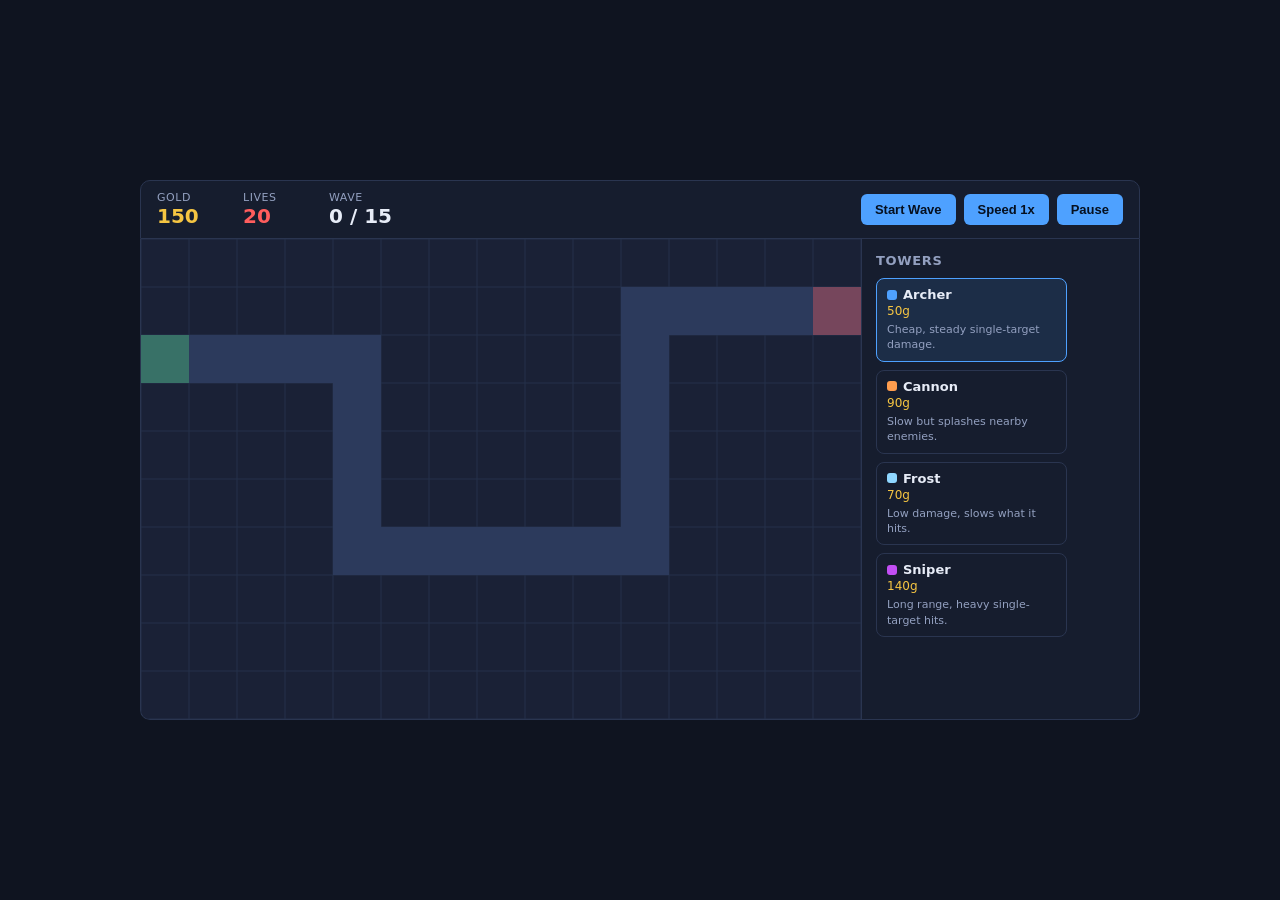
<file: examples/tower-defense-game/index.html>
<!doctype html>
<html lang="en">
<head>
  <meta charset="UTF-8" />
  <meta name="viewport" content="width=device-width, initial-scale=1.0" />
  <title>Ruflo Tower Defense</title>
  <link rel="icon" href="data:," />
  <link rel="stylesheet" href="style.css" />
</head>
<body>
  <div id="app">
    <header id="hud">
      <div class="hud-stat"><span class="label">Gold</span><span id="stat-gold">0</span></div>
      <div class="hud-stat"><span class="label">Lives</span><span id="stat-lives">0</span></div>
      <div class="hud-stat"><span class="label">Wave</span><span id="stat-wave">0 / 0</span></div>
      <div class="hud-controls">
        <button id="btn-start-wave">Start Wave</button>
        <button id="btn-speed">Speed 1x</button>
        <button id="btn-pause">Pause</button>
      </div>
    </header>

    <main id="play-area">
      <canvas id="game-canvas" width="720" height="480"></canvas>

      <aside id="side-panel">
        <h2>Towers</h2>
        <div id="tower-shop"></div>

        <div id="selection-panel" class="hidden">
          <h2>Selected Tower</h2>
          <div id="selection-details"></div>
          <button id="btn-upgrade">Upgrade</button>
          <button id="btn-sell">Sell</button>
        </div>
      </aside>
    </main>

    <div id="overlay" class="hidden">
      <div id="overlay-box">
        <h1 id="overlay-title"></h1>
        <p id="overlay-message"></p>
        <button id="btn-restart">Play Again</button>
      </div>
    </div>
  </div>

  <script type="module" src="src/main.js"></script>
</body>
</html>
</file>
<file: apps/typing-trainer/style.css>
:root {
  --bg: #fafafa;
  --panel: #ffffff;
  --text: #1f2430;
  --text-dim: #6b7280;
  --border: #e5e7eb;
  --accent: #4f46e5;
  --accent-soft: #eef2ff;
  --good: #16a34a;
  --bad: #dc2626;
  --bad-soft: #fee2e2;
  --key-bg: #f3f4f6;
  --key-border: #d1d5db;
  --shadow: 0 1px 2px rgba(0,0,0,0.04), 0 4px 12px rgba(0,0,0,0.04);
}

:root[data-theme="dark"] {
  --bg: #14161d;
  --panel: #1b1e27;
  --text: #e7e9ee;
  --text-dim: #9199a8;
  --border: #2a2e3a;
  --accent: #818cf8;
  --accent-soft: #262a45;
  --good: #4ade80;
  --bad: #f87171;
  --bad-soft: #3a2226;
  --key-bg: #22252f;
  --key-border: #343846;
  --shadow: 0 1px 2px rgba(0,0,0,0.2), 0 8px 24px rgba(0,0,0,0.3);
}

@media (prefers-color-scheme: dark) {
  :root:not([data-theme="light"]) {
    --bg: #14161d;
    --panel: #1b1e27;
    --text: #e7e9ee;
    --text-dim: #9199a8;
    --border: #2a2e3a;
    --accent: #818cf8;
    --accent-soft: #262a45;
    --good: #4ade80;
    --bad: #f87171;
    --bad-soft: #3a2226;
    --key-bg: #22252f;
    --key-border: #343846;
    --shadow: 0 1px 2px rgba(0,0,0,0.2), 0 8px 24px rgba(0,0,0,0.3);
  }
}

* { box-sizing: border-box; }

body {
  margin: 0;
  min-height: 100vh;
  background: var(--bg);
  color: var(--text);
  font-family: -apple-system, BlinkMacSystemFont, "Segoe UI", Inter, Roboto, sans-serif;
  overflow-x: hidden;
}

.app {
  max-width: 780px;
  margin: 0 auto;
  padding: 24px 20px 60px;
}

.topbar {
  display: flex;
  align-items: center;
  justify-content: space-between;
  margin-bottom: 20px;
}

.topbar h1 {
  font-size: 20px;
  font-weight: 600;
  letter-spacing: -0.01em;
  margin: 0;
}

.ghost-btn {
  background: transparent;
  border: 1px solid var(--border);
  color: var(--text-dim);
  border-radius: 8px;
  padding: 6px 12px;
  font-size: 13px;
  cursor: pointer;
  transition: border-color .15s, color .15s;
}
.ghost-btn:hover { border-color: var(--accent); color: var(--accent); }
.ghost-btn.danger:hover { border-color: var(--bad); color: var(--bad); }

.stages {
  display: flex;
  gap: 8px;
  overflow-x: auto;
  padding-bottom: 8px;
  margin-bottom: 20px;
}

.stage-chip {
  flex: 0 0 auto;
  padding: 8px 14px;
  border-radius: 999px;
  border: 1px solid var(--border);
  background: var(--panel);
  color: var(--text-dim);
  font-size: 13px;
  cursor: pointer;
  white-space: nowrap;
  transition: all .15s;
}
.stage-chip.active {
  border-color: var(--accent);
  color: var(--accent);
  background: var(--accent-soft);
  font-weight: 600;
}
.stage-chip.locked {
  cursor: not-allowed;
  opacity: 0.45;
}

.stage-panel {
  background: var(--panel);
  border: 1px solid var(--border);
  border-radius: 16px;
  padding: 28px;
  box-shadow: var(--shadow);
}

.stage-info h2 {
  margin: 0 0 4px;
  font-size: 18px;
}
.stage-info p {
  margin: 0 0 20px;
  color: var(--text-dim);
  font-size: 14px;
}

.stats-bar {
  display: grid;
  grid-template-columns: repeat(4, 1fr);
  gap: 12px;
  margin-bottom: 22px;
}
.stat {
  text-align: center;
  padding: 10px 8px;
  border-radius: 10px;
  background: var(--bg);
  border: 1px solid var(--border);
}
.stat-value {
  display: block;
  font-size: 20px;
  font-weight: 700;
  font-variant-numeric: tabular-nums;
}
.stat-label {
  display: block;
  font-size: 11px;
  color: var(--text-dim);
  text-transform: uppercase;
  letter-spacing: 0.04em;
  margin-top: 2px;
}

.prompt-wrap {
  position: relative;
  border: 1px solid var(--border);
  border-radius: 12px;
  padding: 20px 22px;
  background: var(--bg);
  cursor: text;
  margin-bottom: 18px;
}
.prompt-wrap:focus-within {
  border-color: var(--accent);
}

.prompt {
  font-family: "SF Mono", ui-monospace, Menlo, Consolas, monospace;
  font-size: 22px;
  line-height: 1.7;
  letter-spacing: 0.02em;
  word-break: break-word;
  color: var(--text-dim);
}
.prompt .char { position: relative; border-radius: 3px; }
.prompt .char.correct { color: var(--good); }
.prompt .char.incorrect {
  color: var(--bad);
  background: var(--bad-soft);
  animation: shake .18s;
}
.prompt .char.current {
  color: var(--text);
  border-bottom: 2px solid var(--accent);
}
.prompt .char.current::before {
  content: "";
  position: absolute;
  left: 0; right: 0; top: -2px; bottom: -2px;
  background: var(--accent-soft);
  border-radius: 3px;
  z-index: -1;
}

@keyframes shake {
  0%, 100% { transform: translateX(0); }
  25% { transform: translateX(-2px); }
  75% { transform: translateX(2px); }
}

.sr-input {
  position: absolute;
  opacity: 0;
  pointer-events: none;
  width: 1px;
  height: 1px;
}

.prompt-hint {
  margin-top: 10px;
  font-size: 12px;
  color: var(--text-dim);
}

.controls {
  display: flex;
  align-items: center;
  gap: 16px;
  flex-wrap: wrap;
  margin-bottom: 22px;
}

.toggle {
  display: flex;
  align-items: center;
  gap: 8px;
  font-size: 13px;
  color: var(--text-dim);
  cursor: pointer;
  user-select: none;
}
.toggle input { accent-color: var(--accent); }

.keyboard-wrap {
  border-top: 1px solid var(--border);
  padding-top: 20px;
  transition: opacity .2s, max-height .2s;
}
.keyboard-wrap.hidden-kb .keyboard { display: none; }

.finger-hint {
  text-align: center;
  font-size: 13px;
  color: var(--accent);
  font-weight: 600;
  min-height: 18px;
  margin-bottom: 10px;
}
.keyboard-wrap.hidden-kb .finger-hint { color: var(--text-dim); }

.keyboard {
  display: flex;
  flex-direction: column;
  gap: 6px;
  align-items: center;
}
.kb-row {
  display: flex;
  gap: 6px;
}
.key {
  min-width: 34px;
  height: 34px;
  border-radius: 7px;
  background: var(--key-bg);
  border: 1px solid var(--key-border);
  display: flex;
  align-items: center;
  justify-content: center;
  font-size: 12px;
  color: var(--text-dim);
  text-transform: lowercase;
  transition: background .1s, border-color .1s, transform .05s;
}
.key.space { min-width: 220px; }
.key.active {
  background: var(--accent);
  border-color: var(--accent);
  color: #fff;
  transform: translateY(1px);
}

.toast {
  position: fixed;
  left: 50%;
  bottom: 30px;
  transform: translate(-50%, 20px);
  background: var(--accent);
  color: #fff;
  padding: 10px 18px;
  border-radius: 999px;
  font-size: 13px;
  font-weight: 600;
  opacity: 0;
  pointer-events: none;
  transition: opacity .25s, transform .25s;
  box-shadow: var(--shadow);
}
.toast.show {
  opacity: 1;
  transform: translate(-50%, 0);
}

@media (max-width: 560px) {
  .stats-bar { grid-template-columns: repeat(2, 1fr); }
  .prompt { font-size: 18px; }
  .key { min-width: 26px; height: 30px; font-size: 11px; }
  .key.space { min-width: 140px; }
}
</file>
<file: examples/tower-defense-game/style.css>
:root {
  --bg: #0f1420;
  --panel: #161d2e;
  --panel-border: #2a3550;
  --text: #e7ecf7;
  --muted: #93a0c0;
  --accent: #4ea1ff;
  --gold: #f5c542;
  --danger: #ff5d5d;
  --good: #4fd67b;
  font-family: "Segoe UI", system-ui, -apple-system, sans-serif;
}

* {
  box-sizing: border-box;
}

body {
  margin: 0;
  background: var(--bg);
  color: var(--text);
  min-height: 100vh;
  display: flex;
  align-items: center;
  justify-content: center;
  padding: 16px;
}

#app {
  width: 100%;
  max-width: 1000px;
}

#hud {
  display: flex;
  align-items: center;
  justify-content: space-between;
  background: var(--panel);
  border: 1px solid var(--panel-border);
  border-radius: 10px 10px 0 0;
  padding: 10px 16px;
  gap: 16px;
  flex-wrap: wrap;
}

.hud-stat {
  display: flex;
  flex-direction: column;
  min-width: 70px;
}

.hud-stat .label {
  font-size: 11px;
  color: var(--muted);
  text-transform: uppercase;
  letter-spacing: 0.05em;
}

.hud-stat span:last-child {
  font-size: 20px;
  font-weight: 700;
}

#stat-gold { color: var(--gold); }
#stat-lives { color: var(--danger); }

.hud-controls {
  display: flex;
  gap: 8px;
  margin-left: auto;
}

button {
  background: var(--accent);
  color: #06101f;
  border: none;
  border-radius: 6px;
  padding: 8px 14px;
  font-weight: 600;
  cursor: pointer;
  font-size: 13px;
  transition: transform 0.05s ease, opacity 0.15s ease;
}

button:hover {
  opacity: 0.9;
}

button:active {
  transform: scale(0.97);
}

button:disabled {
  opacity: 0.4;
  cursor: not-allowed;
}

#play-area {
  display: flex;
  background: var(--panel);
  border: 1px solid var(--panel-border);
  border-top: none;
  border-radius: 0 0 10px 10px;
  overflow: hidden;
}

#game-canvas {
  display: block;
  background: #1a2136;
  cursor: pointer;
}

#side-panel {
  width: 220px;
  padding: 14px;
  border-left: 1px solid var(--panel-border);
  overflow-y: auto;
  max-height: 480px;
}

#side-panel h2 {
  font-size: 13px;
  text-transform: uppercase;
  letter-spacing: 0.05em;
  color: var(--muted);
  margin: 0 0 10px;
}

.tower-card {
  border: 1px solid var(--panel-border);
  border-radius: 8px;
  padding: 8px 10px;
  margin-bottom: 8px;
  cursor: pointer;
  transition: border-color 0.15s ease, background 0.15s ease;
}

.tower-card:hover {
  border-color: var(--accent);
}

.tower-card.selected {
  border-color: var(--accent);
  background: rgba(78, 161, 255, 0.12);
}

.tower-card.affordable-no {
  opacity: 0.5;
}

.tower-card .name {
  font-weight: 700;
  font-size: 13px;
  display: flex;
  align-items: center;
  gap: 6px;
}

.tower-card .swatch {
  width: 10px;
  height: 10px;
  border-radius: 3px;
  display: inline-block;
}

.tower-card .cost {
  color: var(--gold);
  font-size: 12px;
  margin-top: 2px;
}

.tower-card .desc {
  color: var(--muted);
  font-size: 11px;
  margin-top: 4px;
  line-height: 1.4;
}

#selection-panel {
  margin-top: 16px;
  border-top: 1px solid var(--panel-border);
  padding-top: 14px;
}

#selection-details {
  font-size: 12px;
  color: var(--muted);
  line-height: 1.7;
  margin-bottom: 10px;
}

#selection-details b {
  color: var(--text);
}

#selection-panel button {
  width: 100%;
  margin-bottom: 6px;
}

#btn-sell {
  background: var(--danger);
}

.hidden {
  display: none !important;
}

#overlay {
  position: fixed;
  inset: 0;
  background: rgba(6, 10, 20, 0.75);
  display: flex;
  align-items: center;
  justify-content: center;
  z-index: 10;
}

#overlay-box {
  background: var(--panel);
  border: 1px solid var(--panel-border);
  border-radius: 12px;
  padding: 28px 36px;
  text-align: center;
  min-width: 280px;
}

#overlay-title {
  margin: 0 0 8px;
  font-size: 26px;
}

#overlay-message {
  color: var(--muted);
  margin-bottom: 18px;
}

@media (max-width: 720px) {
  #play-area {
    flex-direction: column;
  }
  #side-panel {
    width: 100%;
    max-height: none;
    border-left: none;
    border-top: 1px solid var(--panel-border);
  }
  #game-canvas {
    width: 100%;
    height: auto;
  }
}
</file>
